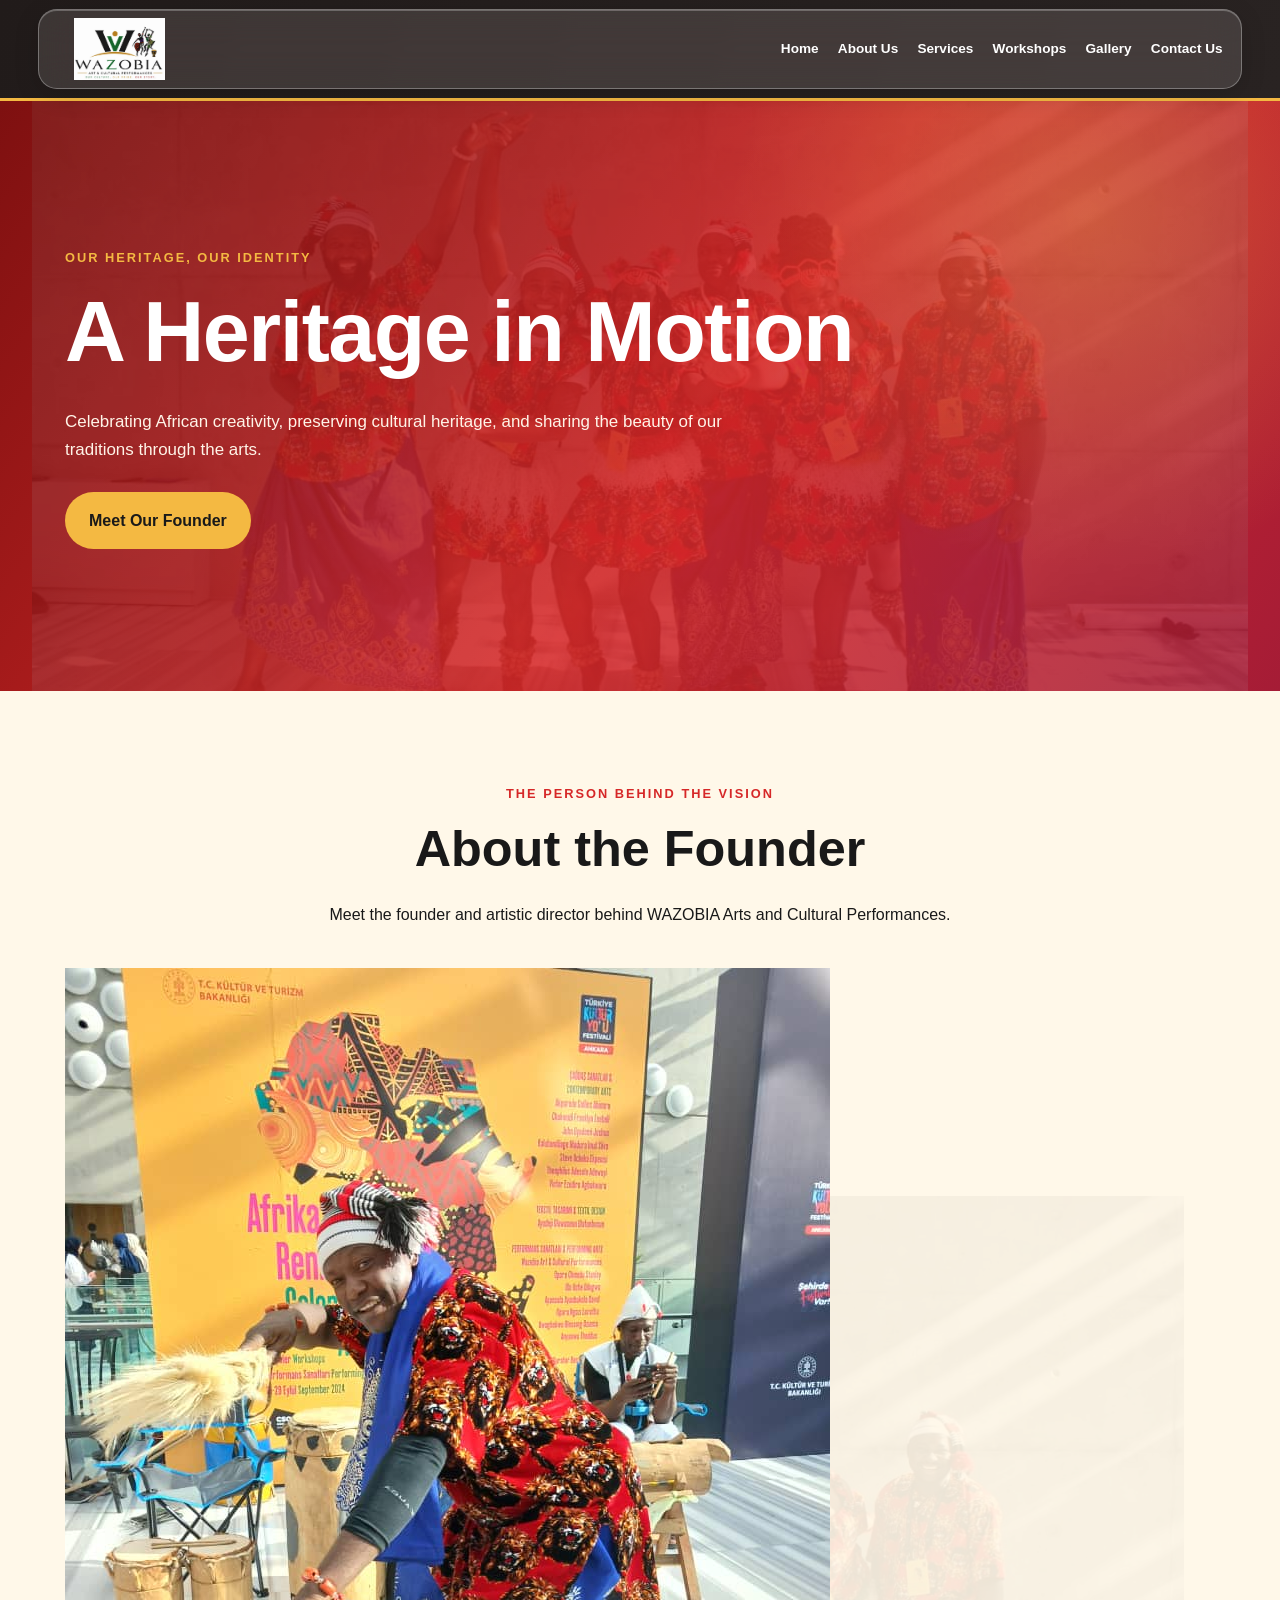
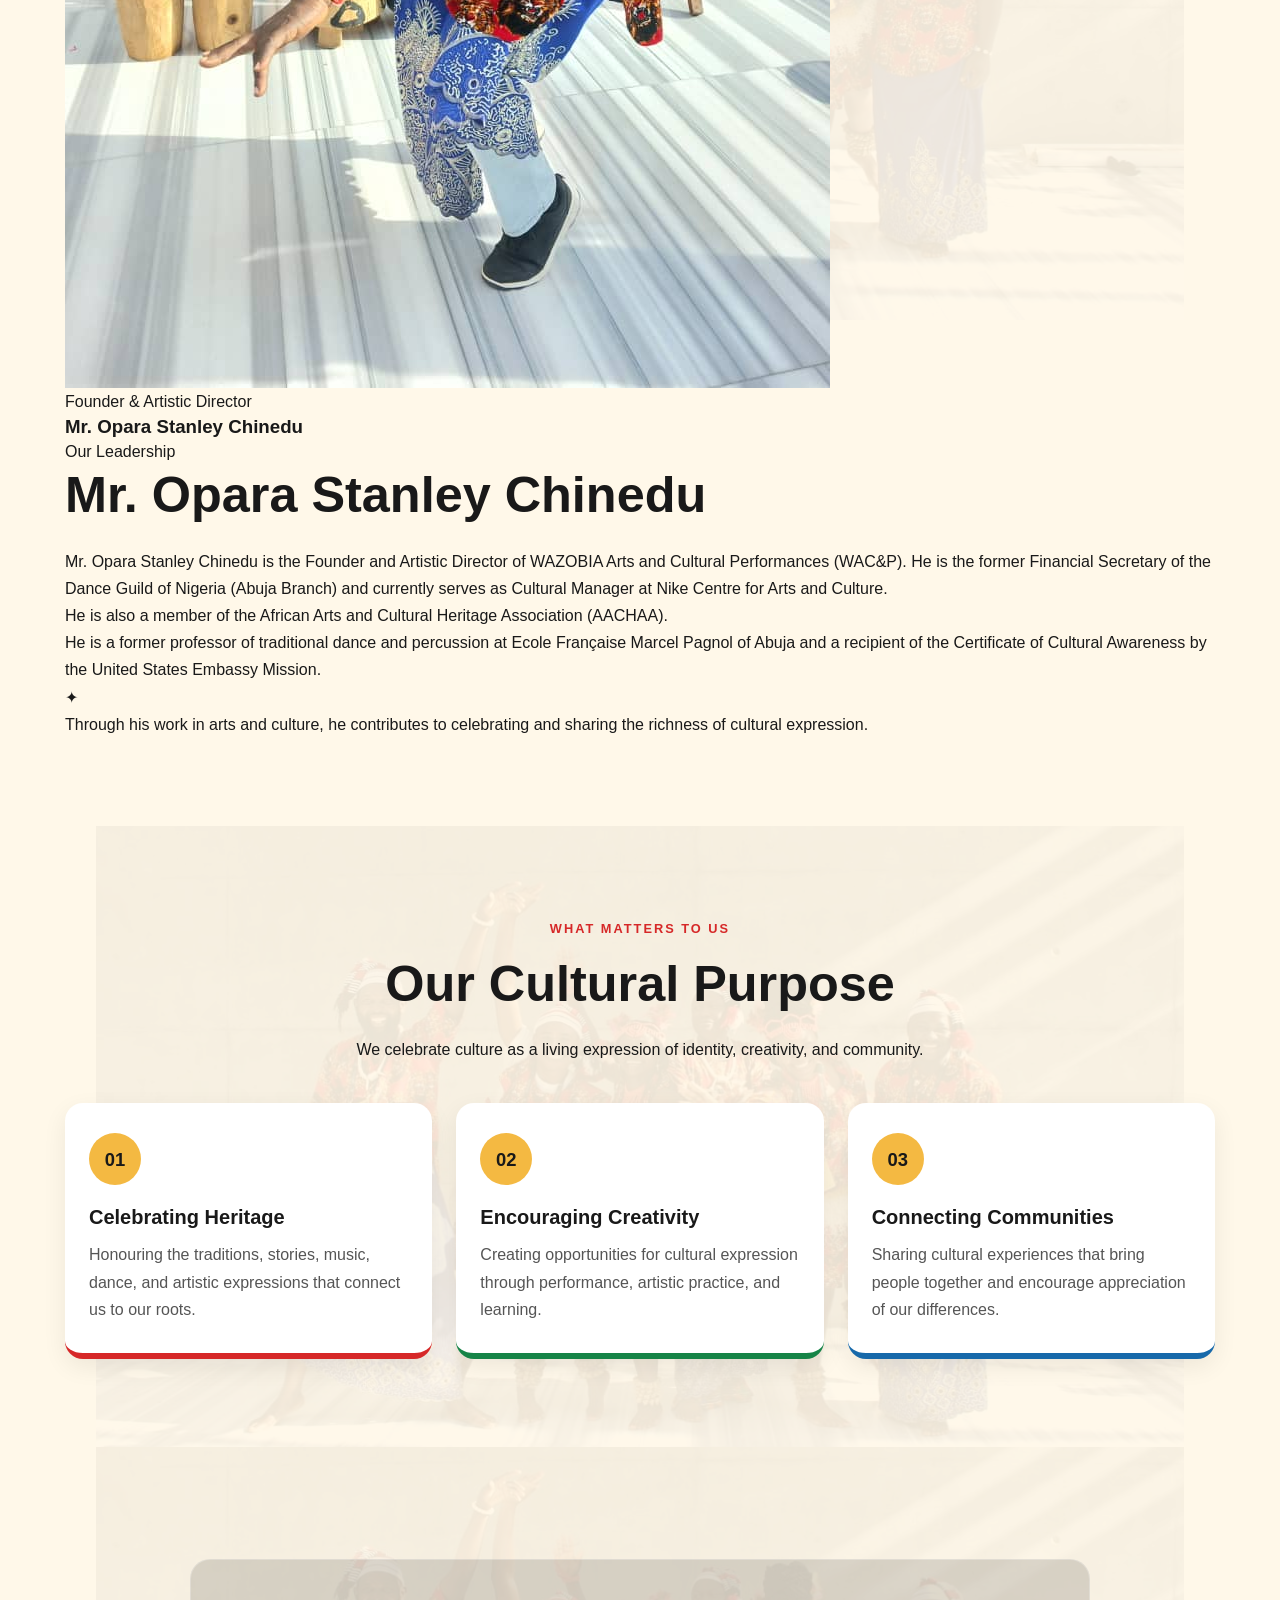
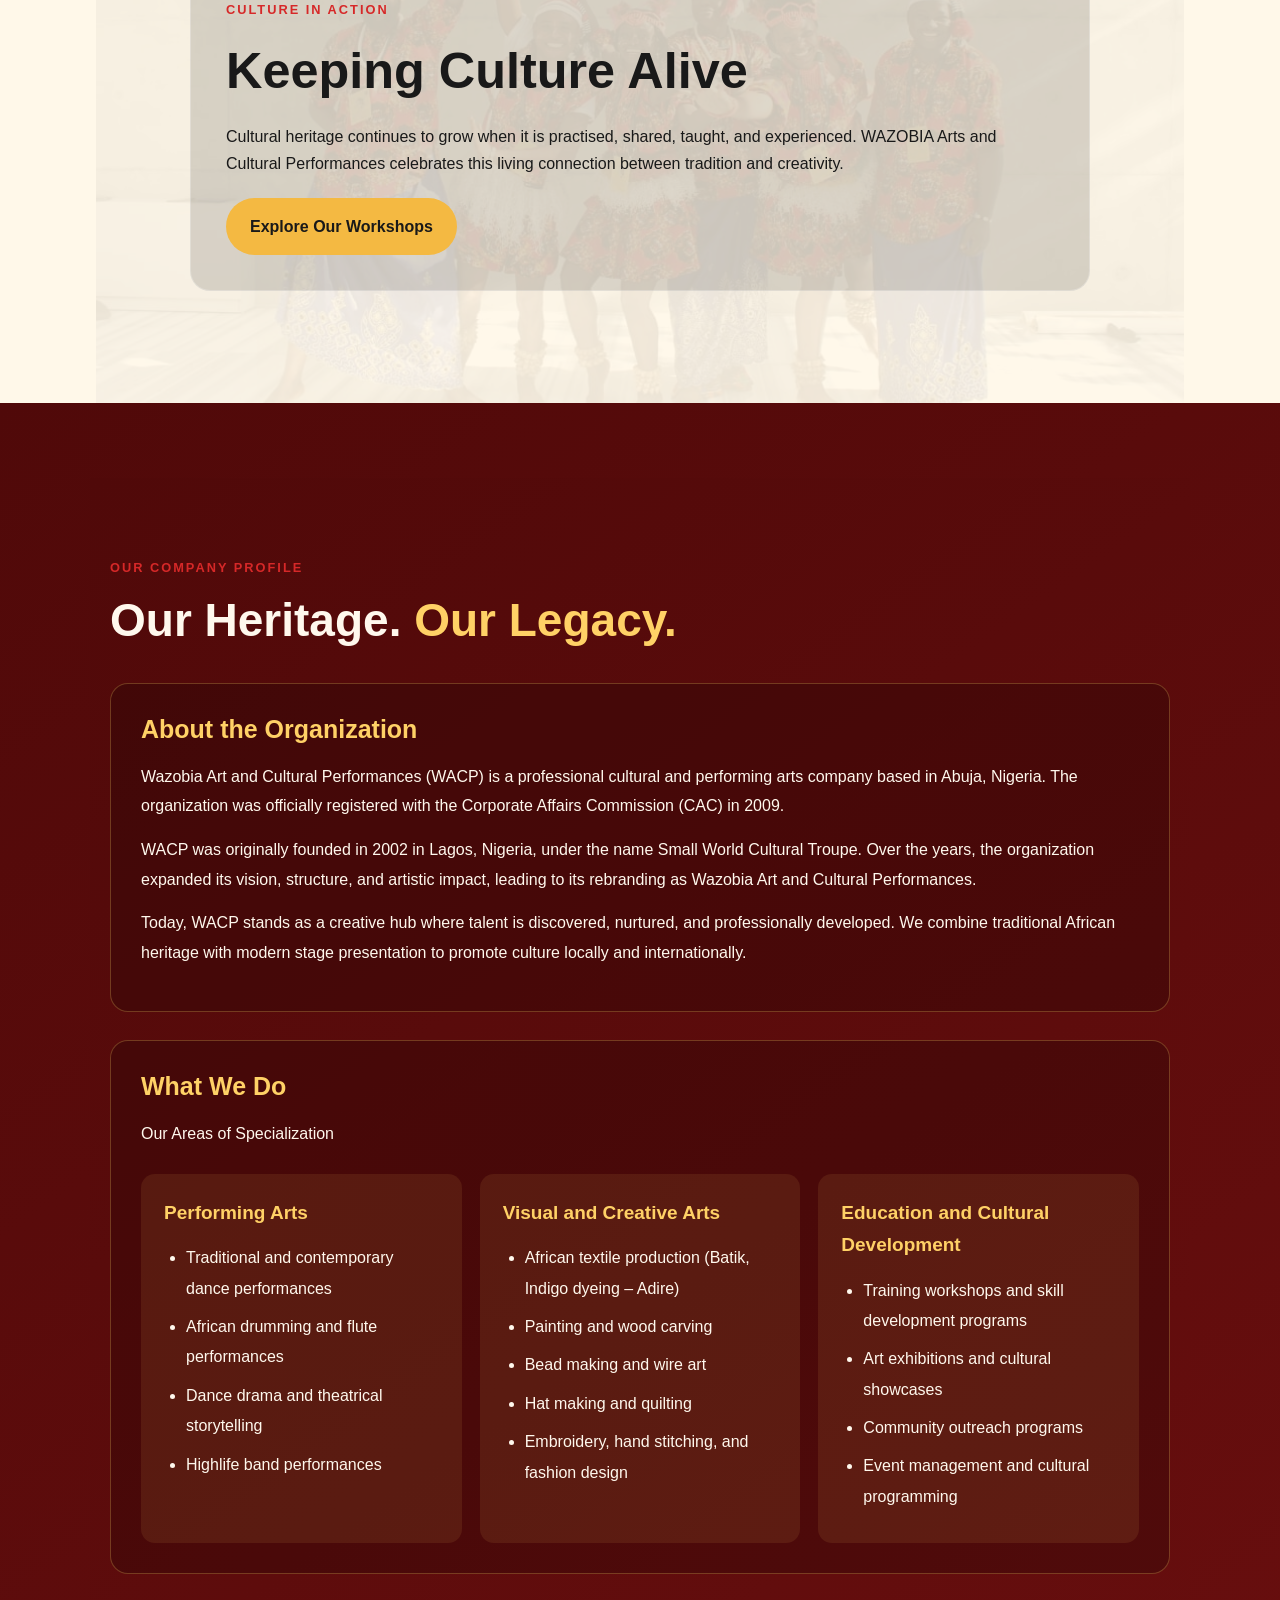
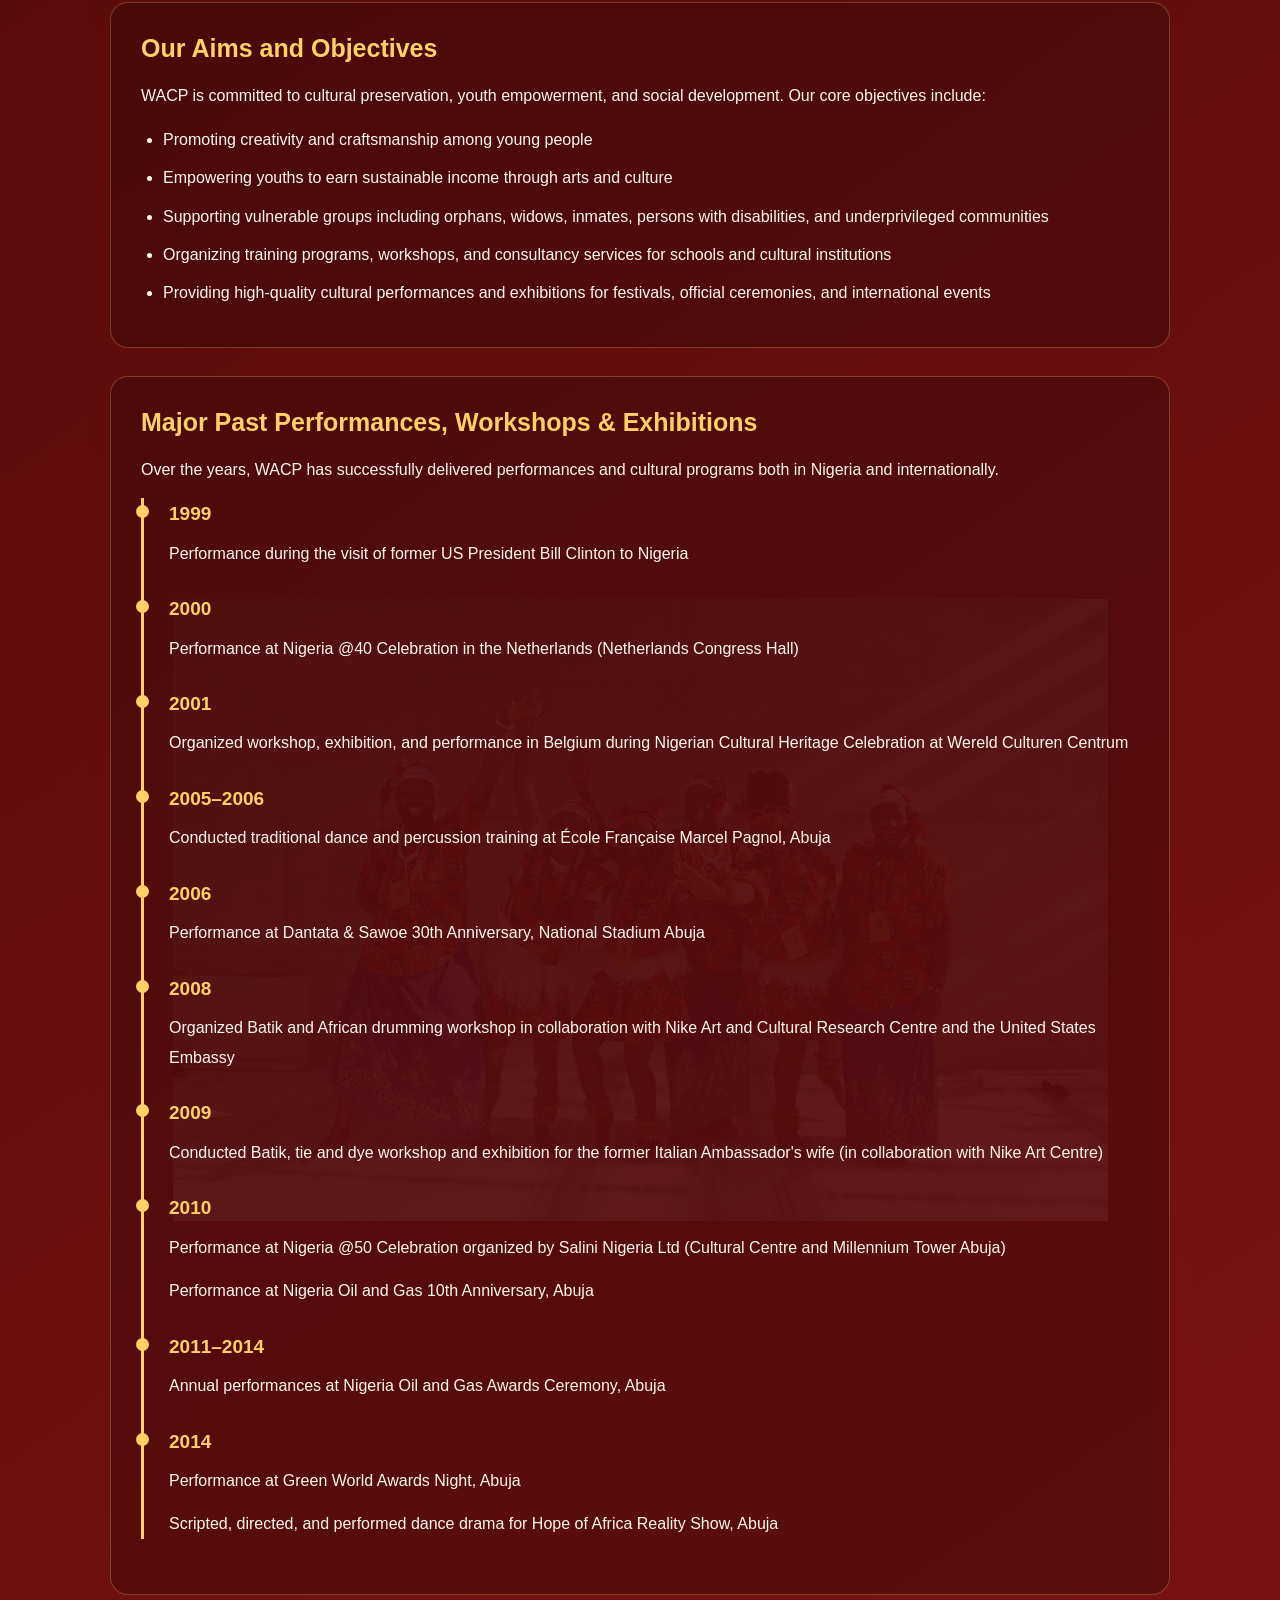
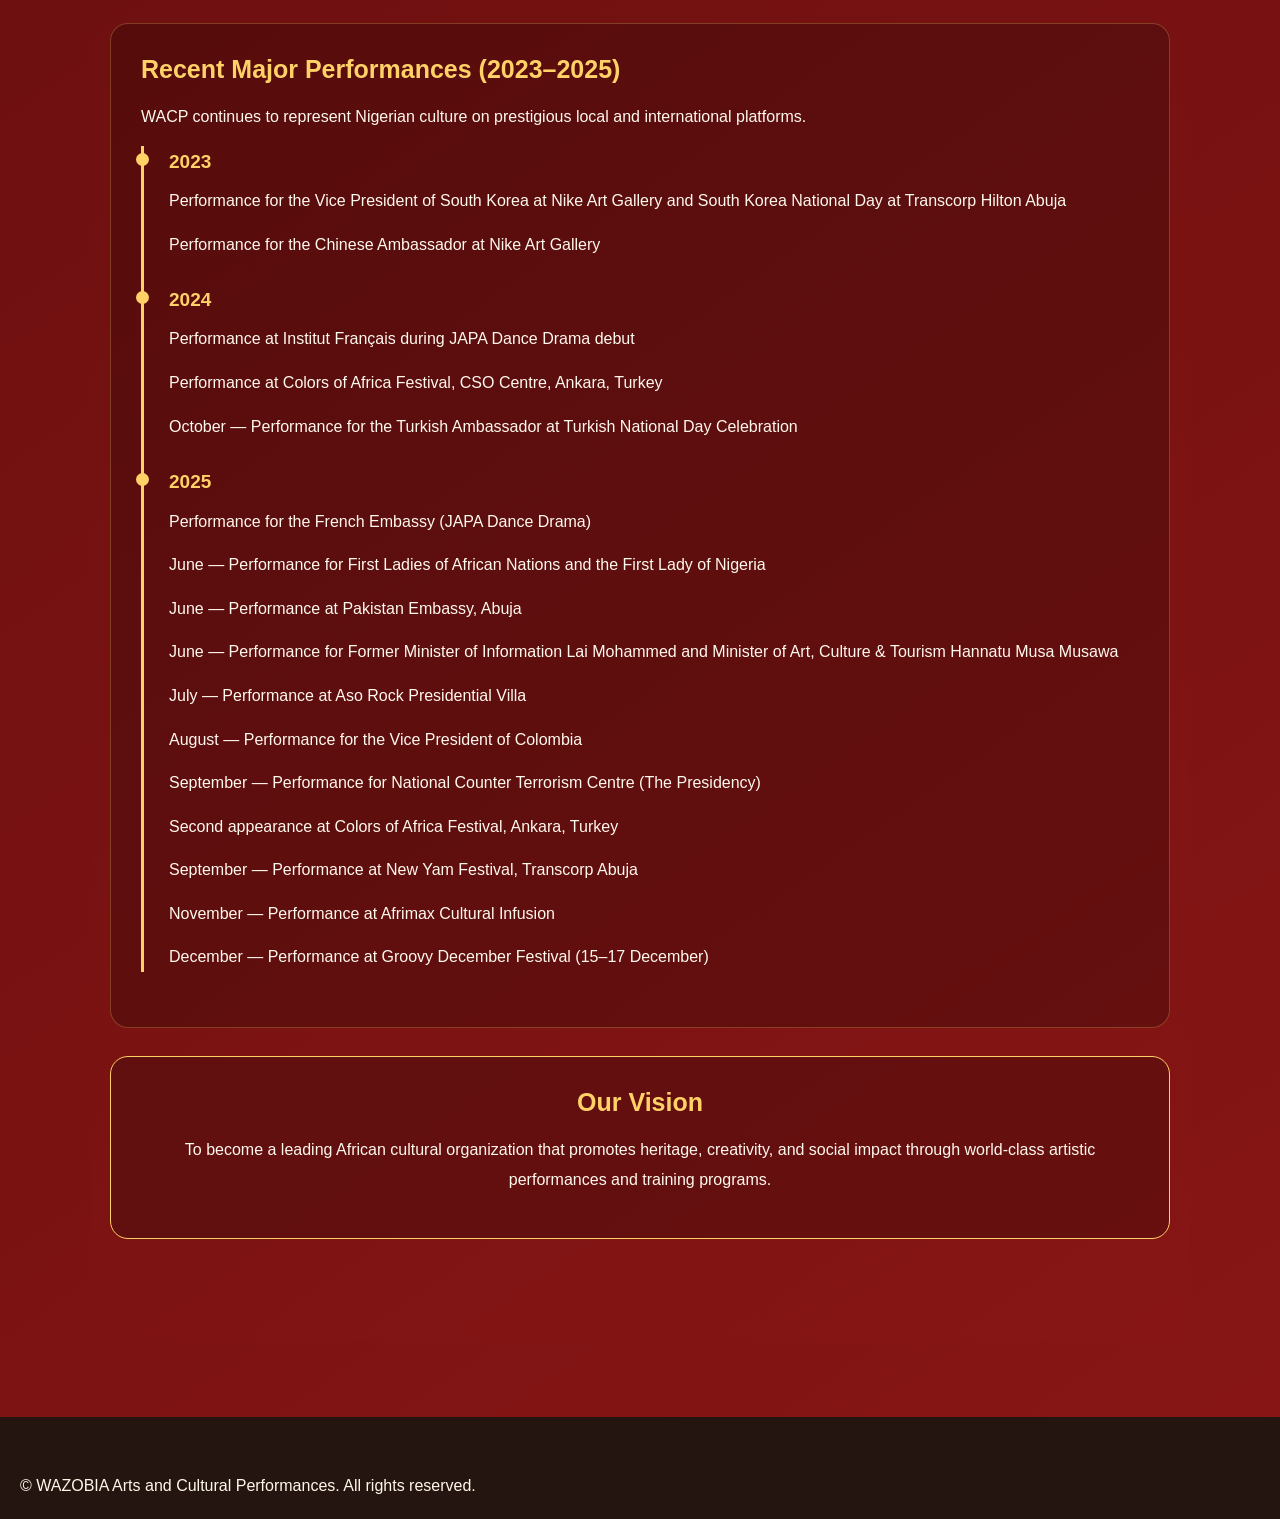
<file: about.html>
<!DOCTYPE html>
<html lang="en">
<head>
  <meta charset="UTF-8">
  <meta name="viewport" content="width=device-width, initial-scale=1.0">
  <meta name="description" content="Learn about WAZOBIA Arts and Cultural Performances and its founder, Mr. Opara Stanley Chinedu.">
  <title>About Us | WAZOBIA Arts and Cultural Performances</title>
  <link rel="stylesheet" href="styles.css">
</head>

<body>

  <!-- Navigation -->
  <header class="site-header">
    <nav class="navbar">
      <a href="index.html" class="brand" aria-label="WAZOBIA Home">
        <img
          src="images/wazobia-logo.jpg"
          alt="WAZOBIA logo"
          class="brand-logo"
        >
      </a>

      <button
        class="menu-toggle"
        aria-label="Open navigation menu"
        aria-expanded="false"
        aria-controls="nav-links"
      >
        <span></span>
        <span></span>
        <span></span>
      </button>

      <ul class="nav-links" id="nav-links">
        <li><a href="index.html">Home</a></li>
        <li><a href="about.html" aria-current="page">About Us</a></li>
        <li><a href="index.html#services">Services</a></li>
        <li><a href="index.html#workshops">Workshops</a></li>
        <li><a href="index.html#gallery">Gallery</a></li>
        <li><a href="contact.html">Contact Us</a></li>
      </ul>
    </nav>
  </header>

  <main>

    <!-- About Us Hero -->
    <section class="hero watermarked-section">
      <div class="hero-content">
        <p class="eyebrow">Our Heritage, Our Identity</p>
        <h1>A Heritage in Motion</h1>
        <p>
          Celebrating African creativity, preserving cultural heritage,
          and sharing the beauty of our traditions through the arts.
        </p>
        <a href="#founder" class="btn btn-primary">Meet Our Founder</a>
      </div>
    </section>

    <!-- Founder Story -->
    <section class="watermarked-section founder-section" id="founder">
      <div class="section-container">

        <div class="section-heading">
          <p class="eyebrow">The Person Behind the Vision</p>
          <h2>About the Founder</h2>
          <p>
            Meet the founder and artistic director behind WAZOBIA Arts
            and Cultural Performances.
          </p>
        </div>

        <div class="founder-grid">

          <div class="founder-photo">
            <img
              src="images/founder.jpg"
              alt="Mr. Opara Stanley Chinedu, founder and artistic director of WAZOBIA"
              loading="lazy"
            >
            <div class="founder-photo-caption">
              <span>Founder & Artistic Director</span>
              <h3>Mr. Opara Stanley Chinedu</h3>
            </div>
          </div>

          <div class="founder-story">
            <span class="founder-label">Our Leadership</span>

            <h2>Mr. Opara Stanley Chinedu</h2>

            <p>
              Mr. Opara Stanley Chinedu is the Founder and Artistic
              Director of WAZOBIA Arts and Cultural Performances (WAC&P).
              He is the former Financial Secretary of the Dance Guild
              of Nigeria (Abuja Branch) and currently serves as Cultural
              Manager at Nike Centre for Arts and Culture.
            </p>

            <p>
              He is also a member of the African Arts and Cultural
              Heritage Association (AACHAA).
            </p>

            <p>
              He is a former professor of traditional dance and percussion
              at Ecole Française Marcel Pagnol of Abuja and a recipient
              of the Certificate of Cultural Awareness by the United
              States Embassy Mission.
            </p>

            <div class="founder-highlight">
              <span class="highlight-icon" aria-hidden="true">✦</span>
              <p>
                Through his work in arts and culture, he contributes to
                celebrating and sharing the richness of cultural
                expression.
              </p>
            </div>
          </div>

        </div>
      </div>
    </section>

    <!-- Our Purpose -->
    <section class="watermarked-section purpose-section">
      <div class="section-container">
        <div class="section-heading">
          <p class="eyebrow">What Matters to Us</p>
          <h2>Our Cultural Purpose</h2>
          <p>
            We celebrate culture as a living expression of identity,
            creativity, and community.
          </p>
        </div>

        <div class="services-grid">

          <article class="service-card">
            <span class="service-number">01</span>
            <h3>Celebrating Heritage</h3>
            <p>
              Honouring the traditions, stories, music, dance, and
              artistic expressions that connect us to our roots.
            </p>
          </article>

          <article class="service-card">
            <span class="service-number">02</span>
            <h3>Encouraging Creativity</h3>
            <p>
              Creating opportunities for cultural expression through
              performance, artistic practice, and learning.
            </p>
          </article>

          <article class="service-card">
            <span class="service-number">03</span>
            <h3>Connecting Communities</h3>
            <p>
              Sharing cultural experiences that bring people together
              and encourage appreciation of our differences.
            </p>
          </article>

        </div>
      </div>
    </section>

    <!-- Our Approach -->
    <section class="watermarked-section approach-section">
      <div class="section-container">
        <div class="workshop-panel">
          <p class="eyebrow">Culture in Action</p>
          <h2>Keeping Culture Alive</h2>
          <p>
            Cultural heritage continues to grow when it is practised,
            shared, taught, and experienced. WAZOBIA Arts and Cultural
            Performances celebrates this living connection between
            tradition and creativity.
          </p>
          <a href="index.html#workshops" class="btn btn-primary">
            Explore Our Workshops
          </a>
        </div>
      </div>
    </section>
    

<section class="company-about" id="company-about">
  <div class="company-about-inner">

    
<!-- COMPLETE WAZOBIA COMPANY PROFILE -->
<section class="company-about watermarked-section" id="company-about">
  <div class="company-about-inner">

    <p class="eyebrow">OUR COMPANY PROFILE</p>
    <h2>Our Heritage. <span>Our Legacy.</span></h2>

    <div class="profile-block">
      <h3>About the Organization</h3>
      <p>
        Wazobia Art and Cultural Performances (WACP) is a
        professional cultural and performing arts company
        based in Abuja, Nigeria. The organization was
        officially registered with the Corporate Affairs
        Commission (CAC) in 2009.
      </p>
      <p>
        WACP was originally founded in 2002 in Lagos,
        Nigeria, under the name Small World Cultural
        Troupe. Over the years, the organization expanded
        its vision, structure, and artistic impact, leading
        to its rebranding as Wazobia Art and Cultural
        Performances.
      </p>
      <p>
        Today, WACP stands as a creative hub where talent
        is discovered, nurtured, and professionally
        developed. We combine traditional African heritage
        with modern stage presentation to promote culture
        locally and internationally.
      </p>
    </div>

    <div class="profile-block">
      <h3>What We Do</h3>
      <p>Our Areas of Specialization</p>

      <div class="profile-grid">
        <article class="profile-card">
          <h4>Performing Arts</h4>
          <ul>
            <li>Traditional and contemporary dance performances</li>
            <li>African drumming and flute performances</li>
            <li>Dance drama and theatrical storytelling</li>
            <li>Highlife band performances</li>
          </ul>
        </article>

        <article class="profile-card">
          <h4>Visual and Creative Arts</h4>
          <ul>
            <li>African textile production (Batik, Indigo dyeing – Adire)</li>
            <li>Painting and wood carving</li>
            <li>Bead making and wire art</li>
            <li>Hat making and quilting</li>
            <li>Embroidery, hand stitching, and fashion design</li>
          </ul>
        </article>

        <article class="profile-card">
          <h4>Education and Cultural Development</h4>
          <ul>
            <li>Training workshops and skill development programs</li>
            <li>Art exhibitions and cultural showcases</li>
            <li>Community outreach programs</li>
            <li>Event management and cultural programming</li>
          </ul>
        </article>
      </div>
    </div>

    <div class="profile-block">
      <h3>Our Aims and Objectives</h3>
      <p>
        WACP is committed to cultural preservation,
        youth empowerment, and social development.
        Our core objectives include:
      </p>
      <ul>
        <li>Promoting creativity and craftsmanship among young people</li>
        <li>Empowering youths to earn sustainable income through arts and culture</li>
        <li>Supporting vulnerable groups including orphans, widows, inmates, persons with disabilities, and underprivileged communities</li>
        <li>Organizing training programs, workshops, and consultancy services for schools and cultural institutions</li>
        <li>Providing high-quality cultural performances and exhibitions for festivals, official ceremonies, and international events</li>
      </ul>
    </div>

    <div class="profile-block">
      <h3>Major Past Performances, Workshops &amp; Exhibitions</h3>
      <p>
        Over the years, WACP has successfully delivered
        performances and cultural programs both in
        Nigeria and internationally.
      </p>

      <div class="profile-timeline">
        <div class="timeline-item">
          <strong>1999</strong>
          <p>Performance during the visit of former US President Bill Clinton to Nigeria</p>
        </div>

        <div class="timeline-item">
          <strong>2000</strong>
          <p>Performance at Nigeria @40 Celebration in the Netherlands (Netherlands Congress Hall)</p>
        </div>

        <div class="timeline-item">
          <strong>2001</strong>
          <p>Organized workshop, exhibition, and performance in Belgium during Nigerian Cultural Heritage Celebration at Wereld Culturen Centrum</p>
        </div>

        <div class="timeline-item">
          <strong>2005–2006</strong>
          <p>Conducted traditional dance and percussion training at École Française Marcel Pagnol, Abuja</p>
        </div>

        <div class="timeline-item">
          <strong>2006</strong>
          <p>Performance at Dantata &amp; Sawoe 30th Anniversary, National Stadium Abuja</p>
        </div>

        <div class="timeline-item">
          <strong>2008</strong>
          <p>Organized Batik and African drumming workshop in collaboration with Nike Art and Cultural Research Centre and the United States Embassy</p>
        </div>

        <div class="timeline-item">
          <strong>2009</strong>
          <p>Conducted Batik, tie and dye workshop and exhibition for the former Italian Ambassador's wife (in collaboration with Nike Art Centre)</p>
        </div>

        <div class="timeline-item">
          <strong>2010</strong>
          <p>Performance at Nigeria @50 Celebration organized by Salini Nigeria Ltd (Cultural Centre and Millennium Tower Abuja)</p>
          <p>Performance at Nigeria Oil and Gas 10th Anniversary, Abuja</p>
        </div>

        <div class="timeline-item">
          <strong>2011–2014</strong>
          <p>Annual performances at Nigeria Oil and Gas Awards Ceremony, Abuja</p>
        </div>

        <div class="timeline-item">
          <strong>2014</strong>
          <p>Performance at Green World Awards Night, Abuja</p>
          <p>Scripted, directed, and performed dance drama for Hope of Africa Reality Show, Abuja</p>
        </div>
      </div>
    </div>

    <div class="profile-block">
      <h3>Recent Major Performances (2023–2025)</h3>
      <p>
        WACP continues to represent Nigerian culture on
        prestigious local and international platforms.
      </p>

      <div class="profile-timeline">
        <div class="timeline-item">
          <strong>2023</strong>
          <p>Performance for the Vice President of South Korea at Nike Art Gallery and South Korea National Day at Transcorp Hilton Abuja</p>
          <p>Performance for the Chinese Ambassador at Nike Art Gallery</p>
        </div>

        <div class="timeline-item">
          <strong>2024</strong>
          <p>Performance at Institut Français during JAPA Dance Drama debut</p>
          <p>Performance at Colors of Africa Festival, CSO Centre, Ankara, Turkey</p>
          <p>October — Performance for the Turkish Ambassador at Turkish National Day Celebration</p>
        </div>

        <div class="timeline-item">
          <strong>2025</strong>
          <p>Performance for the French Embassy (JAPA Dance Drama)</p>
          <p>June — Performance for First Ladies of African Nations and the First Lady of Nigeria</p>
          <p>June — Performance at Pakistan Embassy, Abuja</p>
          <p>June — Performance for Former Minister of Information Lai Mohammed and Minister of Art, Culture &amp; Tourism Hannatu Musa Musawa</p>
          <p>July — Performance at Aso Rock Presidential Villa</p>
          <p>August — Performance for the Vice President of Colombia</p>
          <p>September — Performance for National Counter Terrorism Centre (The Presidency)</p>
          <p>Second appearance at Colors of Africa Festival, Ankara, Turkey</p>
          <p>September — Performance at New Yam Festival, Transcorp Abuja</p>
          <p>November — Performance at Afrimax Cultural Infusion</p>
          <p>December — Performance at Groovy December Festival (15–17 December)</p>
        </div>
      </div>
    </div>

    <div class="profile-block profile-vision">
      <h3>Our Vision</h3>
      <p>
        To become a leading African cultural organization
        that promotes heritage, creativity, and social
        impact through world-class artistic performances
        and training programs.
      </p>
    </div>

  </div>
</section>



  </main>

  <!-- Footer -->
  <footer class="site-footer">
    <div class="footer-accent"></div>
    <p>
      &copy; <span id="year"></span>
      WAZOBIA Arts and Cultural Performances. All rights reserved.
    </p>
  </footer>

  <script src="script.js"></script>
</body>
</html>
</file>
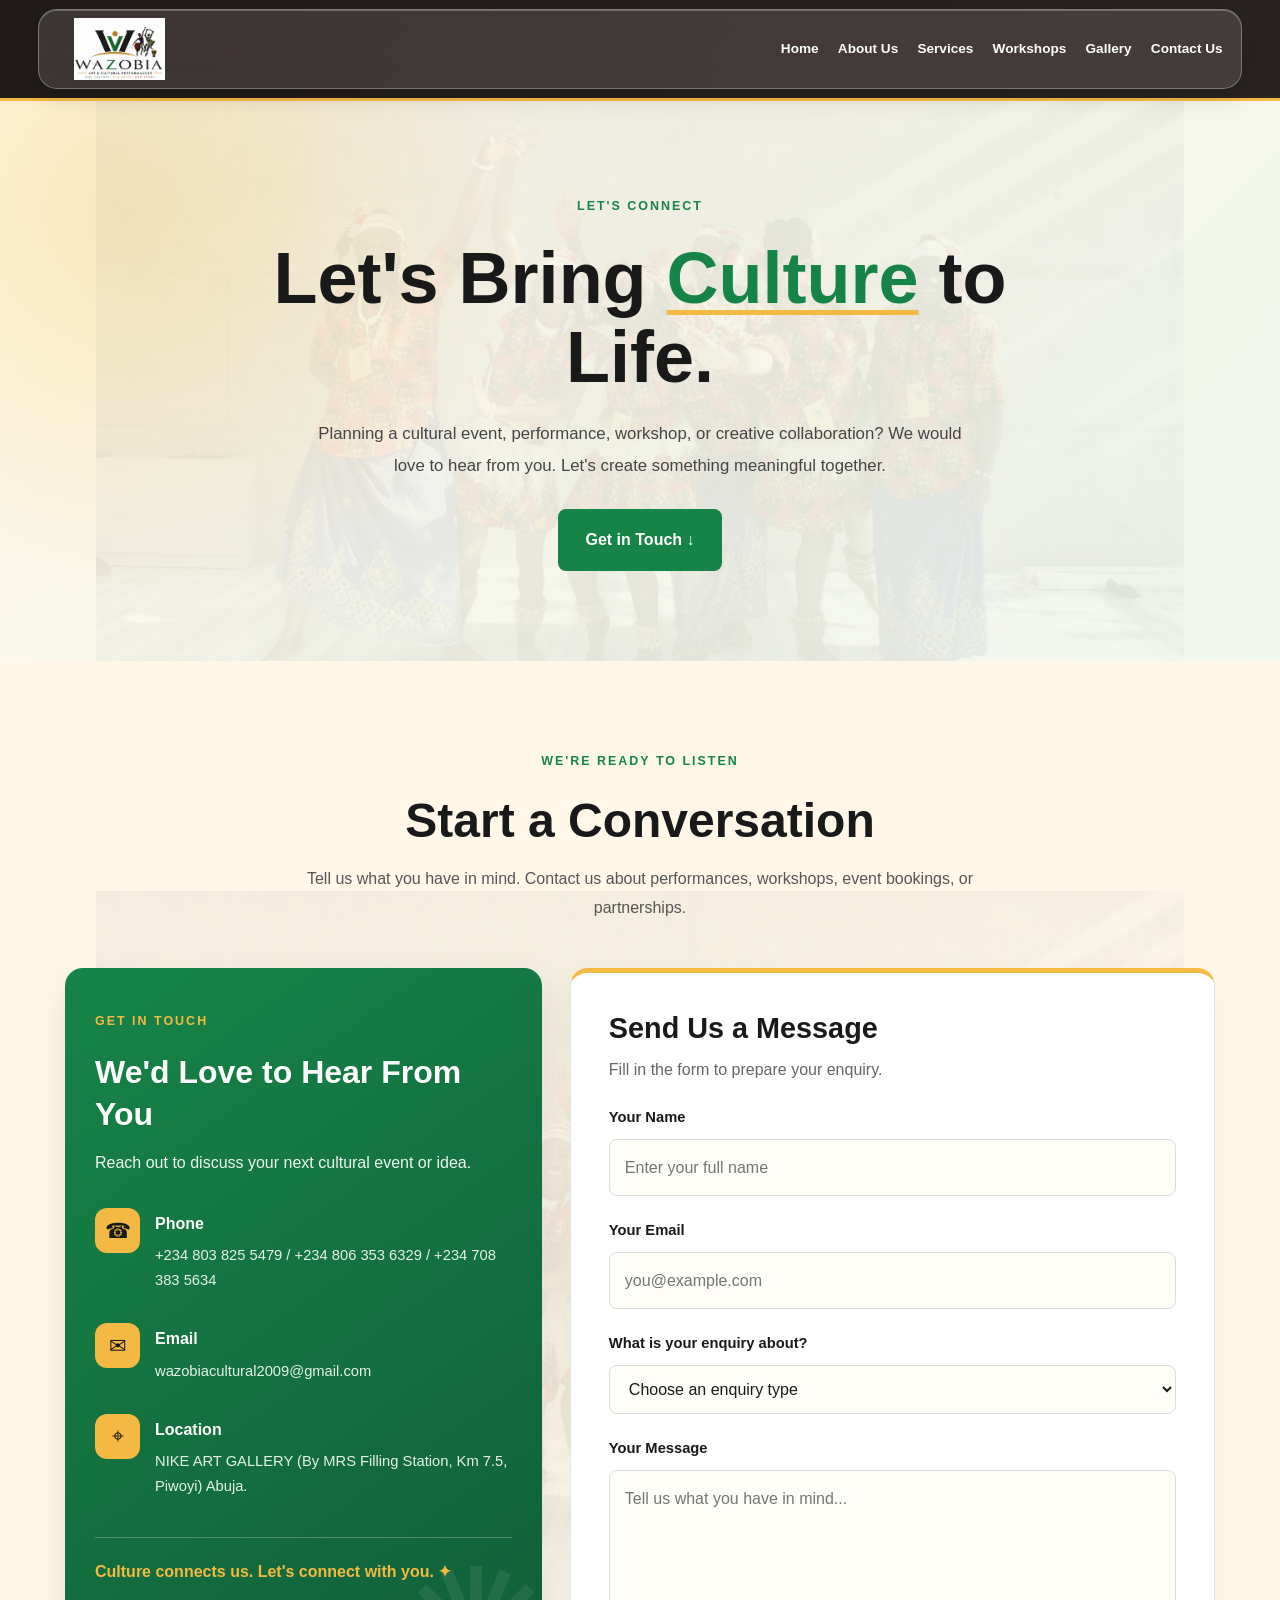
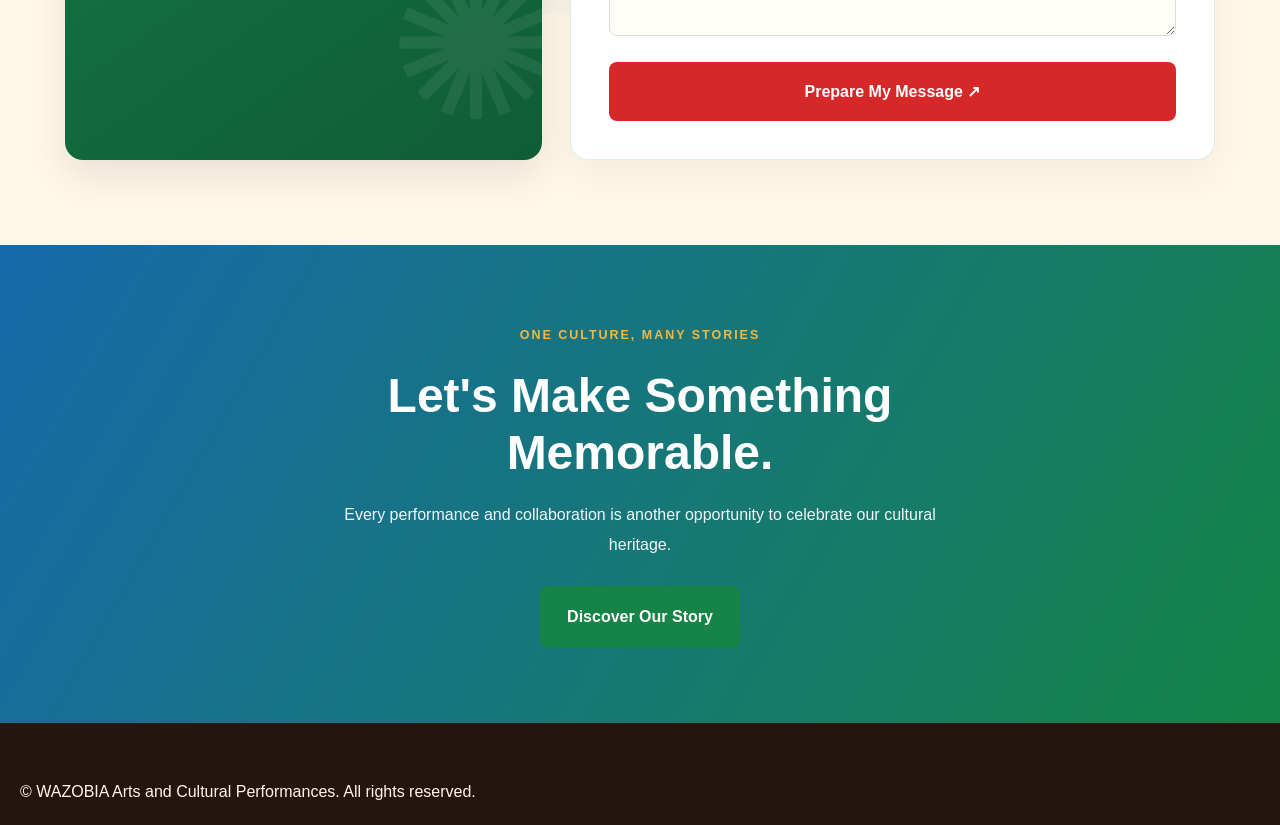
<file: contact.html>
<!DOCTYPE html>
<html lang="en">
<head>
  <meta charset="UTF-8">
  <meta name="viewport" content="width=device-width, initial-scale=1.0">
  <meta name="description" content="Contact WAZOBIA Arts and Cultural Performances for cultural performances, workshops and collaborations.">
  <title>Contact Us | WAZOBIA Arts and Cultural Performances</title>

  <link rel="stylesheet" href="styles.css">
  <link rel="stylesheet" href="contact.css">
</head>
<body>

  <!-- Navigation -->
  <header class="site-header">
    <nav class="navbar">
      <a href="index.html" class="brand" aria-label="WAZOBIA Home">
        <img src="images/wazobia-logo.jpg" alt="WAZOBIA logo" class="brand-logo">
      </a>

      <button class="menu-toggle"
        aria-label="Open navigation menu"
        aria-expanded="false"
        aria-controls="nav-links">
        <span></span>
        <span></span>
        <span></span>
      </button>

      <ul class="nav-links" id="nav-links">
        <li><a href="index.html">Home</a></li>
        <li><a href="about.html">About Us</a></li>
        <li><a href="index.html#services">Services</a></li>
        <li><a href="index.html#workshops">Workshops</a></li>
        <li><a href="index.html#gallery">Gallery</a></li>
        <li><a href="contact.html" aria-current="page">Contact Us</a></li>
      </ul>
    </nav>
  </header>

  <main>

    <!-- Hero -->
    <section class="contact-hero watermarked-section">
      <div class="contact-hero-content">
        <p class="contact-kicker">LET'S CONNECT</p>
        <h1>Let's Bring <span>Culture</span> to Life.</h1>
        <p>
          Planning a cultural event, performance, workshop, or
          creative collaboration? We would love to hear from you.
          Let's create something meaningful together.
        </p>
        <a href="#contact-details" class="contact-button">
          Get in Touch ↓
        </a>
      </div>
    </section>

    <!-- Contact Section -->
    <section class="contact-main watermarked-section" id="contact-details">
      <div class="contact-container">

        <div class="contact-heading">
          <p class="contact-kicker">WE'RE READY TO LISTEN</p>
          <h2>Start a Conversation</h2>
          <p>
            Tell us what you have in mind. Contact us about performances,
            workshops, event bookings, or partnerships.
          </p>
        </div>

        <div class="contact-layout">

          <!-- Contact Details -->
          <aside class="contact-information">
            <p class="contact-kicker">GET IN TOUCH</p>
            <h3>We'd Love to Hear From You</h3>
            <p>
              Reach out to discuss your next cultural event or idea.
            </p>

            <div class="contact-detail">
              <span class="contact-icon" aria-hidden="true">☎</span>
              <div>
                <h4>Phone</h4>
                <p>+234 803 825 5479 / +234 806 353 6329 / +234 708 383 5634</p>
              </div>
            </div>

            <div class="contact-detail">
              <span class="contact-icon" aria-hidden="true">✉</span>
              <div>
                <h4>Email</h4>
                <p>wazobiacultural2009@gmail.com</p>
              </div>
            </div>

            <div class="contact-detail">
              <span class="contact-icon" aria-hidden="true">⌖</span>
              <div>
                <h4>Location</h4>
                <p>NIKE ART GALLERY (By MRS Filling Station, Km 7.5, Piwoyi) Abuja.</p>
              </div>
            </div>

            <div class="contact-decoration" aria-hidden="true">
              Culture connects us. Let's connect with you. ✦
            </div>
          </aside>

          <!-- Message Form -->
          <div class="contact-form-panel">
            <h3>Send Us a Message</h3>
            <p>Fill in the form to prepare your enquiry.</p>

            <form id="contact-form">
              <div class="contact-field">
                <label for="name">Your Name</label>
                <input
                  type="text"
                  id="name"
                  name="name"
                  placeholder="Enter your full name"
                  autocomplete="name"
                  required>
              </div>

              <div class="contact-field">
                <label for="email">Your Email</label>
                <input
                  type="email"
                  id="email"
                  name="email"
                  placeholder="you@example.com"
                  autocomplete="email"
                  required>
              </div>

              <div class="contact-field">
                <label for="subject">What is your enquiry about?</label>
                <select id="subject" name="subject" required>
                  <option value="">Choose an enquiry type</option>
                  <option value="Cultural Performance">Cultural Performance</option>
                  <option value="Workshop">Workshop</option>
                  <option value="Event Booking">Event Booking</option>
                  <option value="Partnership">Partnership or Collaboration</option>
                  <option value="General Enquiry">General Enquiry</option>
                </select>
              </div>

              <div class="contact-field">
                <label for="message">Your Message</label>
                <textarea
                  id="message"
                  name="message"
                  rows="5"
                  placeholder="Tell us what you have in mind..."
                  required></textarea>
              </div>

              <button type="submit" class="contact-submit">
                Prepare My Message ↗
              </button>

              <p id="contact-status" role="status" aria-live="polite"></p>
            </form>
          </div>

        </div>
      </div>
    </section>

    <!-- Closing Section -->
    <section class="contact-closing">
      <p class="contact-kicker">ONE CULTURE, MANY STORIES</p>
      <h2>Let's Make Something Memorable.</h2>
      <p>
        Every performance and collaboration is another opportunity
        to celebrate our cultural heritage.
      </p>
      <a href="about.html" class="contact-button">
        Discover Our Story
      </a>
    </section>

  </main>

  <footer class="site-footer">
    <div class="footer-accent"></div>
    <p>
      &copy; <span id="year"></span>
      WAZOBIA Arts and Cultural Performances. All rights reserved.
    </p>
  </footer>

  <script src="script.js"></script>
  <script src="contact.js"></script>
</body>
</html>
</file>
<file: styles.css>
/* WAZOBIA Art & Cultural Performances — clean unified stylesheet */
:root{--red:#d62828;--gold:#f4b942;--green:#168447;--blue:#1769aa;--cream:#fff8e9;--dark:#191919;--white:#fff}
*,*::before,*::after{box-sizing:border-box}
*{margin:0;padding:0}
html{scroll-behavior:smooth;scroll-padding-top:95px}
body{font-family:Arial,Helvetica,sans-serif;background:var(--cream);color:var(--dark);line-height:1.7;overflow-x:hidden}
img{display:block;max-width:100%;height:auto}
a{color:inherit;text-decoration:none}
button,a{-webkit-tap-highlight-color:transparent}
button{font:inherit}
.container,.section-container{width:min(1150px,90%);margin-inline:auto}
.section-content,.section-container{padding-block:88px}
section{position:relative;isolation:isolate;overflow:hidden}
.watermarked-section::before{content:"";position:absolute;inset:0;z-index:0;background:url('images/wazobia-culture 2.jpg') center/85% auto no-repeat;opacity:.08;pointer-events:none}
.watermarked-section>*{position:relative;z-index:1}
.eyebrow{display:inline-block;color:var(--red);font-size:.8rem;font-weight:800;letter-spacing:2px;text-transform:uppercase;margin-bottom:14px}
h1,h2,h3{line-height:1.2}
h2{font-size:clamp(2rem,4vw,3.15rem);margin-bottom:22px}
h2 span{color:var(--red)}
.section-heading{max-width:760px;text-align:center;margin:0 auto 40px}
.section-intro{max-width:720px;margin-bottom:35px;color:#555}
.section-content>p:not(.eyebrow):not(.section-intro){max-width:790px;margin-bottom:20px}
/* Compact frosted-glass navigation */
.site-header{position:sticky;top:0;z-index:1000;padding:9px 0;background:linear-gradient(110deg,#211b1a,#292322);border-bottom:3px solid var(--gold)}
.navbar{width:min(1250px,94%);min-height:66px;margin:0 auto;padding:8px 18px;display:flex;align-items:center;justify-content:space-between;gap:18px;position:relative;background:rgba(255,255,255,.12);border:1px solid rgba(255,255,255,.3);border-radius:19px;box-shadow:inset 0 1px rgba(255,255,255,.24),0 6px 24px rgba(0,0,0,.15);backdrop-filter:blur(18px) saturate(160%);-webkit-backdrop-filter:blur(18px) saturate(160%)}
.brand{display:inline-flex;align-items:center;flex-shrink:0}
.brand-logo{width:125px;max-height:62px;object-fit:contain}
.nav-links{display:flex;flex-direction:row;align-items:center;justify-content:flex-end;gap:clamp(10px,1.5vw,22px);list-style:none;margin:0;padding:0}
.nav-links li{width:auto;list-style:none}
.nav-links a{display:inline-flex;align-items:center;position:relative;white-space:nowrap;color:var(--white);font-size:.85rem;font-weight:700;padding:8px 0;transition:color .25s ease}
.nav-links a:not(.contact-link)::after{content:"";position:absolute;bottom:3px;left:0;width:100%;height:2px;background:var(--gold);transform:scaleX(0);transform-origin:left;transition:transform .25s ease}
.nav-links a:not(.contact-link):hover::after,.nav-links a:not(.contact-link):focus-visible::after{transform:scaleX(1)}
.nav-links a:hover,.nav-links a:focus-visible{color:var(--gold)}
.nav-links .contact-link{padding:9px 14px;border-radius:24px;background:rgba(214,40,40,.86);border:1px solid rgba(255,255,255,.25);color:#fff;transition:background .25s,color .25s,transform .25s}
.nav-links .contact-link:hover,.nav-links .contact-link:focus-visible{background:var(--gold);color:var(--dark);transform:translateY(-2px)}
.menu-toggle{display:none;background:transparent;border:1px solid var(--gold);border-radius:9px;padding:7px 10px;cursor:pointer;flex-shrink:0}
.menu-toggle span{display:block;width:23px;height:3px;margin:5px 0;background:#fff;border-radius:3px;transition:transform .25s,opacity .25s}
.menu-toggle.is-open span:nth-child(1){transform:translateY(8px) rotate(45deg)}
.menu-toggle.is-open span:nth-child(2){opacity:0}
.menu-toggle.is-open span:nth-child(3){transform:translateY(-8px) rotate(-45deg)}
/* Buttons — supports both existing naming conventions */
.button,.btn{display:inline-flex;align-items:center;justify-content:center;gap:8px;padding:13px 22px;border:2px solid transparent;border-radius:32px;font-weight:800;transition:transform .25s,background .25s,color .25s}
.button:hover,.btn:hover{transform:translateY(-3px)}
.button-primary,.btn-primary{background:var(--gold);color:var(--dark)}
.button-primary:hover,.btn-primary:hover{background:#fff;color:var(--dark)}
.button-outline,.btn-secondary{border-color:#fff;color:#fff;background:transparent}
.button-outline:hover,.btn-secondary:hover{background:#fff;color:var(--dark)}
/* Hero */
.hero{min-height:590px;display:flex;align-items:center;background:radial-gradient(circle at 85% 20%,rgba(244,185,66,.3),transparent 30%),linear-gradient(125deg,#7e1010,#d62828 55%,#a51c36);color:#fff}
.hero.watermarked-section::before{background-size:95% auto;opacity:.12}
.hero-content{width:min(1150px,90%);padding:95px 0;margin:auto}
.hero .eyebrow{color:var(--gold)}
.hero h1{max-width:850px;font-size:clamp(2.7rem,6.6vw,5.5rem);letter-spacing:-1.5px;margin-bottom:24px}
.hero h1 span{display:block;color:var(--gold)}
.hero-description,.hero-content>p:not(.eyebrow){max-width:680px;color:#fff4e8;font-size:1.06rem;margin-bottom:27px}
.hero-actions,.hero-buttons{display:flex;flex-wrap:wrap;gap:14px;margin-bottom:20px}
.hero-note{font-size:.94rem!important;opacity:.9}
/* About */
.about-section{background:var(--cream)}
.about-grid{display:grid;grid-template-columns:1fr 1fr;align-items:center;gap:55px}
.about-visual{min-height:350px;display:flex;align-items:center;justify-content:center;padding:30px;border-radius:22px;background:linear-gradient(135deg,var(--green),#0b5830);box-shadow:10px 10px 0 var(--gold)}
.about-visual img{max-height:390px;object-fit:contain;border-radius:12px}
.about-content p{margin-bottom:18px}
.about-content .btn{background:var(--green);color:#fff}
/* Services */
.services-section{background:#fff0d1}
.services-grid{display:grid;grid-template-columns:repeat(3,minmax(0,1fr));gap:24px;margin-top:32px}
.service-card{padding:30px 24px;background:#fff;border-radius:18px;border-bottom:6px solid var(--red);box-shadow:0 8px 25px rgba(0,0,0,.07);transition:transform .3s,box-shadow .3s}
.service-card:nth-child(2){border-bottom-color:var(--green)}
.service-card:nth-child(3){border-bottom-color:var(--blue)}
.service-card:hover{transform:translateY(-7px);box-shadow:0 18px 35px rgba(0,0,0,.13)}
.service-number{display:inline-flex;align-items:center;justify-content:center;width:52px;height:52px;margin-bottom:20px;border-radius:50%;background:var(--gold);font-size:1.15rem;font-weight:900}
.service-card h3{margin-bottom:12px;font-size:1.25rem}
.service-card p{color:#555}
/* Workshops */
.workshops-section{background:var(--green);color:#fff}
.workshops-section .eyebrow,.workshops-section h2 span{color:var(--gold)}
.workshops-section .section-content>p:not(.eyebrow){color:#f2fff5}
.workshops-section .button{margin-top:15px}
.workshop-panel{max-width:900px;margin:24px auto;padding:35px;border:1px solid rgba(255,255,255,.25);border-radius:20px;background:rgba(0,0,0,.13)}
.workshop-panel h3{margin-bottom:15px}.workshop-panel p{margin-bottom:20px}
/* Gallery */
.gallery-section{background:radial-gradient(circle at top left,rgba(244,185,66,.18),transparent 35%),var(--cream)}
.gallery-grid{display:grid;grid-template-columns:repeat(3,minmax(0,1fr));gap:24px;margin-top:32px}
.gallery-card{position:relative;overflow:hidden;background:#fff;border:1px solid rgba(0,0,0,.07);border-bottom:5px solid var(--red);border-radius:18px;box-shadow:0 12px 30px rgba(0,0,0,.09);cursor:zoom-in;transition:transform .3s,box-shadow .3s}
.gallery-card:nth-child(3n+2){border-bottom-color:var(--gold)}
.gallery-card:nth-child(3n+3){border-bottom-color:var(--green)}
.gallery-card:hover{transform:translateY(-7px);box-shadow:0 18px 35px rgba(0,0,0,.16)}
.gallery-card img{width:100%;height:275px;object-fit:cover;transition:transform .45s}
.gallery-card:hover img{transform:scale(1.04)}
.gallery-card figcaption{padding:16px 20px;color:var(--dark);font-weight:800;font-size:1.1rem}
.gallery-caption{padding:20px}.gallery-caption h3{margin-bottom:8px}.gallery-caption p{color:#555}
.gallery-card:focus-visible{outline:3px solid var(--gold);outline-offset:4px}
/* Contact */
.contact-section{background:#e6f4e9}
.contact-grid{display:grid;grid-template-columns:1fr .8fr;align-items:center;gap:50px}

/* FIX WAZOBIA MOBILE NAVBAR OVERFLOW */

@media (max-width: 900px) {

    .site-header {
        width: 100%;
    }

    .navbar {
        width: 94%;
        max-width: 100%;
        min-width: 0;
        flex-wrap: wrap;
    }

    .brand-logo {
        width: 110px;
        max-width: 100%;
    }

    .menu-toggle {
        display: block;
        margin-left: auto;
    }

    .nav-links {
        display: none;
        position: absolute;
        top: calc(100% + 8px);
        left: 0;
        right: 0;
        width: 100%;
        min-width: 0;
        padding: 12px;
        flex-direction: column;
        align-items: stretch;
        gap: 4px;
        background: #292322;
        border: 1px solid #f4b942;
        border-radius: 14px;
        box-shadow: 0 12px 28px rgba(0,0,0,.25);
    }

    .nav-links.active {
        display: flex;
    }

    .nav-links li {
        width: 100%;
    }

    .nav-links a {
        display: block;
        white-space: normal;
        padding: 9px 12px;
    }
}

/* WAZOBIA MOBILE CARD AND GALLERY FIX */

@media (max-width: 900px) {

    .services-grid,
    .gallery-grid {
        display: grid;
        grid-template-columns: minmax(0, 1fr);
        width: 100%;
        gap: 20px;
    }

    .service-card,
    .gallery-card {
        width: 100%;
        min-width: 0;
        max-width: 100%;
    }

    .service-card {
        padding: 24px 20px;
    }

    .service-card h3,
    .service-card p,
    .gallery-card figcaption {
        overflow-wrap: normal;
        word-break: normal;
        white-space: normal;
    }

    .gallery-card img {
        width: 100%;
        height: 250px;
        object-fit: cover;
    }

    .section-content {
        width: 90%;
        max-width: 100%;
        margin-inline: auto;
    }
}

/* GALLERY FULLSCREEN MOBILE FIX */

@media (max-width: 900px) {

    #gallery-lightbox {
        position: fixed !important;
        inset: 0 !important;
        width: 100vw !important;
        height: 100dvh !important;
        max-width: none !important;
        z-index: 999999 !important;
        overflow: auto;
    }

    #gallery-lightbox .lightbox-close {
        position: fixed !important;
        top: 15px !important;
        right: 15px !important;
        z-index: 1000000 !important;
        display: block !important;
        color: white !important;
        font-size: 38px !important;
        line-height: 1 !important;
        padding: 5px 12px !important;
        background: rgba(0, 0, 0, 0.65) !important;
        border: 1px solid var(--gold) !important;
        border-radius: 50% !important;
        cursor: pointer;
    }

    #gallery-lightbox img {
        max-width: 90vw !important;
        max-height: 70dvh !important;
        object-fit: contain !important;
    }
}


/* COMPLETE COMPANY PROFILE */

.company-about {
    padding: 75px 20px;
    background: linear-gradient(145deg, #500909, #871515);
    color: #fff8ed;
}

.company-about-inner {
    max-width: 1100px;
    margin: 0 auto;
}

.company-about h2 {
    font-size: clamp(30px, 4vw, 46px);
    margin-bottom: 35px;
}

.company-about h2 span,
.company-about h3,
.company-about h4 {
    color: #ffd166;
}

.profile-block {
    padding: 30px;
    margin-bottom: 28px;
    background: rgba(25, 5, 5, 0.28);
    border: 1px solid rgba(255, 209, 102, 0.25);
    border-radius: 18px;
}

.profile-block h3 {
    font-size: 25px;
    margin-bottom: 18px;
}

.profile-block p {
    line-height: 1.85;
    margin-bottom: 14px;
}

.profile-block ul {
    padding-left: 22px;
    line-height: 1.9;
}

.profile-block li {
    margin-bottom: 8px;
}

.profile-grid {
    display: grid;
    grid-template-columns: repeat(3, minmax(0, 1fr));
    gap: 18px;
    margin-top: 25px;
}

.profile-card {
    min-width: 0;
    background: rgba(255, 209, 102, 0.09);
    padding: 23px;
    border-radius: 14px;
}

.profile-card h4 {
    font-size: 19px;
    margin-bottom: 14px;
}

.profile-timeline {
    border-left: 3px solid #ffd166;
    padding-left: 25px;
}

.timeline-item {
    margin-bottom: 25px;
    position: relative;
}

.timeline-item::before {
    content: "";
    position: absolute;
    left: -33px;
    top: 7px;
    width: 13px;
    height: 13px;
    background: #ffd166;
    border-radius: 50%;
}

.timeline-item strong {
    color: #ffd166;
    font-size: 19px;
}

.timeline-item p {
    margin-top: 8px;
}

.profile-vision {
    text-align: center;
    border-color: #ffd166;
}

@media (max-width: 768px) {
    .company-about {
        padding: 45px 15px;
    }

    .profile-block {
        padding: 20px;
    }

    .profile-grid {
        grid-template-columns: 1fr;
    }

    .profile-block h3 {
        font-size: 22px;
    }

    .profile-timeline {
        padding-left: 18px;
    }

    .timeline-item::before {
        left: -26px;
    }
}


/* WAZOBIA FOOTER DESIGN */

.site-footer {
    width: 100%;
    background: #241510;
    color: #fff8e8;
    padding: 55px 20px 20px;
}

.site-footer .footer-content {
    display: grid;
    grid-template-columns: repeat(3, minmax(0, 1fr));
    gap: 35px;
    max-width: 1100px;
    margin: 0 auto;
    align-items: start;
}

.site-footer h3 {
    color: #ffd166;
    font-size: 20px;
    margin-bottom: 16px;
}

.site-footer p {
    line-height: 1.7;
}

.site-footer a {
    color: #fff8e8;
    text-decoration: none;
    overflow-wrap: anywhere;
}

.site-footer a:hover {
    color: #ffd166;
}

.site-footer .footer-links a {
    display: block;
    margin-bottom: 10px;
}

.site-footer .footer-bottom {
    max-width: 1100px;
    margin: 35px auto 0;
    padding-top: 20px;
    border-top: 1px solid rgba(255,255,255,0.2);
    text-align: center;
    font-size: 13px;
}

@media (max-width: 700px) {
    .site-footer .footer-content {
        grid-template-columns: 1fr;
        gap: 25px;
    }

    .site-footer {
        padding: 40px 18px 20px;
    }
}

/* EXPANDED WAZOBIA GALLERY */

.gallery-grid {
    display: grid;
    grid-template-columns: repeat(3, minmax(0, 1fr));
    gap: 22px;
}

.gallery-card {
    min-width: 0;
    overflow: hidden;
    border-radius: 14px;
}

.gallery-card img {
    display: block;
    width: 100%;
    height: 260px;
    object-fit: cover;
    transition: transform 0.4s ease;
}

.gallery-card:hover img {
    transform: scale(1.05);
}

@media (max-width: 850px) {
    .gallery-grid {
        grid-template-columns: repeat(2, minmax(0, 1fr));
    }
}

@media (max-width: 550px) {
    .gallery-grid {
        grid-template-columns: minmax(0, 1fr);
        gap: 18px;
    }

    .gallery-card img {
        height: 240px;
    }
}
</file>
<file: contact.css>
/* ========================================
   WAZOBIA CONTACT PAGE
======================================== */

.contact-hero {
  position: relative;
  isolation: isolate;
  min-height: 430px;
  padding: 90px 24px;
  display: flex;
  align-items: center;
  justify-content: center;
  overflow: hidden;
  text-align: center;
  background:
    radial-gradient(circle at 10% 20%, #f4b94244, transparent 32%),
    linear-gradient(135deg, #fff8e9, #f0f7ed);
}

.contact-hero-content {
  position: relative;
  z-index: 1;
  max-width: 780px;
}

.contact-kicker {
  display: inline-block;
  margin: 0 0 12px;
  color: var(--green);
  font-size: 0.78rem;
  font-weight: 800;
  letter-spacing: 2px;
  text-transform: uppercase;
}

.contact-hero h1 {
  margin: 10px 0 20px;
  color: var(--dark);
  font-size: clamp(2.5rem, 6vw, 4.5rem);
  line-height: 1.1;
}

.contact-hero h1 span {
  color: var(--green);
  text-decoration: underline;
  text-decoration-color: var(--gold);
  text-decoration-thickness: 5px;
  text-underline-offset: 7px;
}

.contact-hero-content > p:not(.contact-kicker) {
  max-width: 650px;
  margin: 0 auto 28px;
  color: #454545;
  font-size: 1.05rem;
  line-height: 1.9;
}

.contact-button {
  display: inline-flex;
  align-items: center;
  justify-content: center;
  gap: 10px;
  padding: 15px 25px;
  border: 2px solid var(--green);
  border-radius: 8px;
  background: var(--green);
  color: white;
  font-weight: 800;
  text-decoration: none;
  transition: transform 0.2s ease, background 0.2s ease;
}

.contact-button:hover {
  background: var(--red);
  border-color: var(--red);
  transform: translateY(-3px);
}

/* Main contact area */

.contact-main {
  padding: 85px 22px;
}

.contact-container {
  max-width: 1150px;
  margin: 0 auto;
}

.contact-heading {
  max-width: 720px;
  margin: 0 auto 45px;
  text-align: center;
}

.contact-heading h2 {
  margin: 8px 0 16px;
  color: var(--dark);
  font-size: clamp(2rem, 4vw, 3rem);
}

.contact-heading > p:not(.contact-kicker) {
  color: #555;
  line-height: 1.8;
}

.contact-layout {
  display: grid;
  grid-template-columns: minmax(0, 0.85fr) minmax(0, 1.15fr);
  gap: 28px;
  align-items: stretch;
}

/* Left contact information panel */

.contact-information {
  position: relative;
  overflow: hidden;
  padding: 38px 30px;
  border-radius: 18px;
  background: linear-gradient(145deg, #168447, #105c37);
  color: white;
  box-shadow: 0 16px 38px #19191918;
}

.contact-information::after {
  content: "✺";
  position: absolute;
  right: -22px;
  bottom: -65px;
  color: #ffffff13;
  font-size: 210px;
  pointer-events: none;
}

.contact-information .contact-kicker {
  color: var(--gold);
}

.contact-information h3 {
  margin: 8px 0 14px;
  font-size: clamp(1.5rem, 3vw, 2rem);
  line-height: 1.3;
}

.contact-information > p:not(.contact-kicker) {
  color: #f0f7f0;
  line-height: 1.8;
}

.contact-detail {
  display: flex;
  align-items: flex-start;
  gap: 15px;
  margin-top: 30px;
  overflow-wrap: anywhere;
}

.contact-icon {
  display: flex;
  flex: 0 0 45px;
  width: 45px;
  height: 45px;
  align-items: center;
  justify-content: center;
  border-radius: 12px;
  background: var(--gold);
  color: #191919;
  font-size: 1.3rem;
}

.contact-detail h4 {
  margin: 2px 0 6px;
  font-size: 1rem;
}

.contact-detail p {
  margin: 0;
  color: #e5f2e8;
  font-size: 0.92rem;
  line-height: 1.7;
}

.contact-decoration {
  position: relative;
  z-index: 1;
  margin-top: 38px;
  padding-top: 20px;
  border-top: 1px solid #ffffff40;
  color: var(--gold);
  font-weight: 700;
  line-height: 1.7;
}

/* Right form panel */

.contact-form-panel {
  min-width: 0;
  padding: 38px;
  border: 1px solid #16844725;
  border-top: 5px solid var(--gold);
  border-radius: 18px;
  background: #ffffff;
  box-shadow: 0 16px 38px #1919190c;
}

.contact-form-panel h3 {
  margin: 0 0 10px;
  color: var(--dark);
  font-size: 1.8rem;
}

.contact-form-panel > p {
  color: #666;
  line-height: 1.7;
}

.contact-field {
  display: flex;
  flex-direction: column;
  gap: 9px;
  margin-top: 22px;
}

.contact-field label {
  color: var(--dark);
  font-size: 0.92rem;
  font-weight: 750;
}

.contact-field input,
.contact-field select,
.contact-field textarea {
  box-sizing: border-box;
  width: 100%;
  min-width: 0;
  padding: 14px 15px;
  border: 1px solid #d9ded8;
  border-radius: 8px;
  background: #fffdf8;
  color: var(--dark);
  font: inherit;
  outline: none;
  transition: border-color 0.2s ease, box-shadow 0.2s ease;
}

.contact-field textarea {
  resize: vertical;
  line-height: 1.7;
}

.contact-field input:focus,
.contact-field select:focus,
.contact-field textarea:focus {
  border-color: var(--green);
  box-shadow: 0 0 0 3px #16844720;
}

.contact-submit {
  display: flex;
  width: 100%;
  justify-content: center;
  align-items: center;
  gap: 10px;
  margin-top: 26px;
  padding: 16px 20px;
  border: none;
  border-radius: 8px;
  background: var(--red);
  color: white;
  font: inherit;
  font-weight: 800;
  cursor: pointer;
  transition: background 0.2s ease, transform 0.2s ease;
}

.contact-submit:hover {
  background: #a91f1f;
  transform: translateY(-2px);
}

#contact-status {
  overflow-wrap: anywhere;
  line-height: 1.7;
}

/* Closing banner */

.contact-closing {
  position: relative;
  padding: 75px 22px;
  overflow: hidden;
  background: linear-gradient(120deg, #1769aa, #168447);
  color: white;
  text-align: center;
}

.contact-closing .contact-kicker {
  color: var(--gold);
}

.contact-closing h2 {
  max-width: 760px;
  margin: 8px auto 18px;
  font-size: clamp(2rem, 4vw, 3rem);
  line-height: 1.2;
}

.contact-closing > p:not(.contact-kicker) {
  max-width: 650px;
  margin: 0 auto 26px;
  color: #f1f7ff;
  line-height: 1.9;
}

.contact-outline-button {
  border: 2px solid white;
  background: transparent;
  color: white;
}

.contact-outline-button:hover {
  background: white;
  color: var(--green);
}

/* Tablet and mobile */

@media (max-width: 800px) {
  .contact-layout {
    grid-template-columns: 1fr;
  }

  .contact-information {
    padding: 30px 24px;
  }

  .contact-form-panel {
    padding: 30px 24px;
  }

  .contact-main {
    padding: 60px 18px;
  }
}

@media (max-width: 480px) {
  .contact-hero {
    min-height: 360px;
    padding: 65px 18px;
  }

  .contact-hero h1 {
    font-size: 2.5rem;
  }

  .contact-heading h2 {
    font-size: 2rem;
  }

  .contact-form-panel h3 {
    font-size: 1.5rem;
  }

  .contact-form-panel {
    padding: 24px 18px;
  }
}

@media (prefers-reduced-motion: reduce) {
  .contact-button,
  .contact-submit {
    transition: none;
  }
}
</file>
